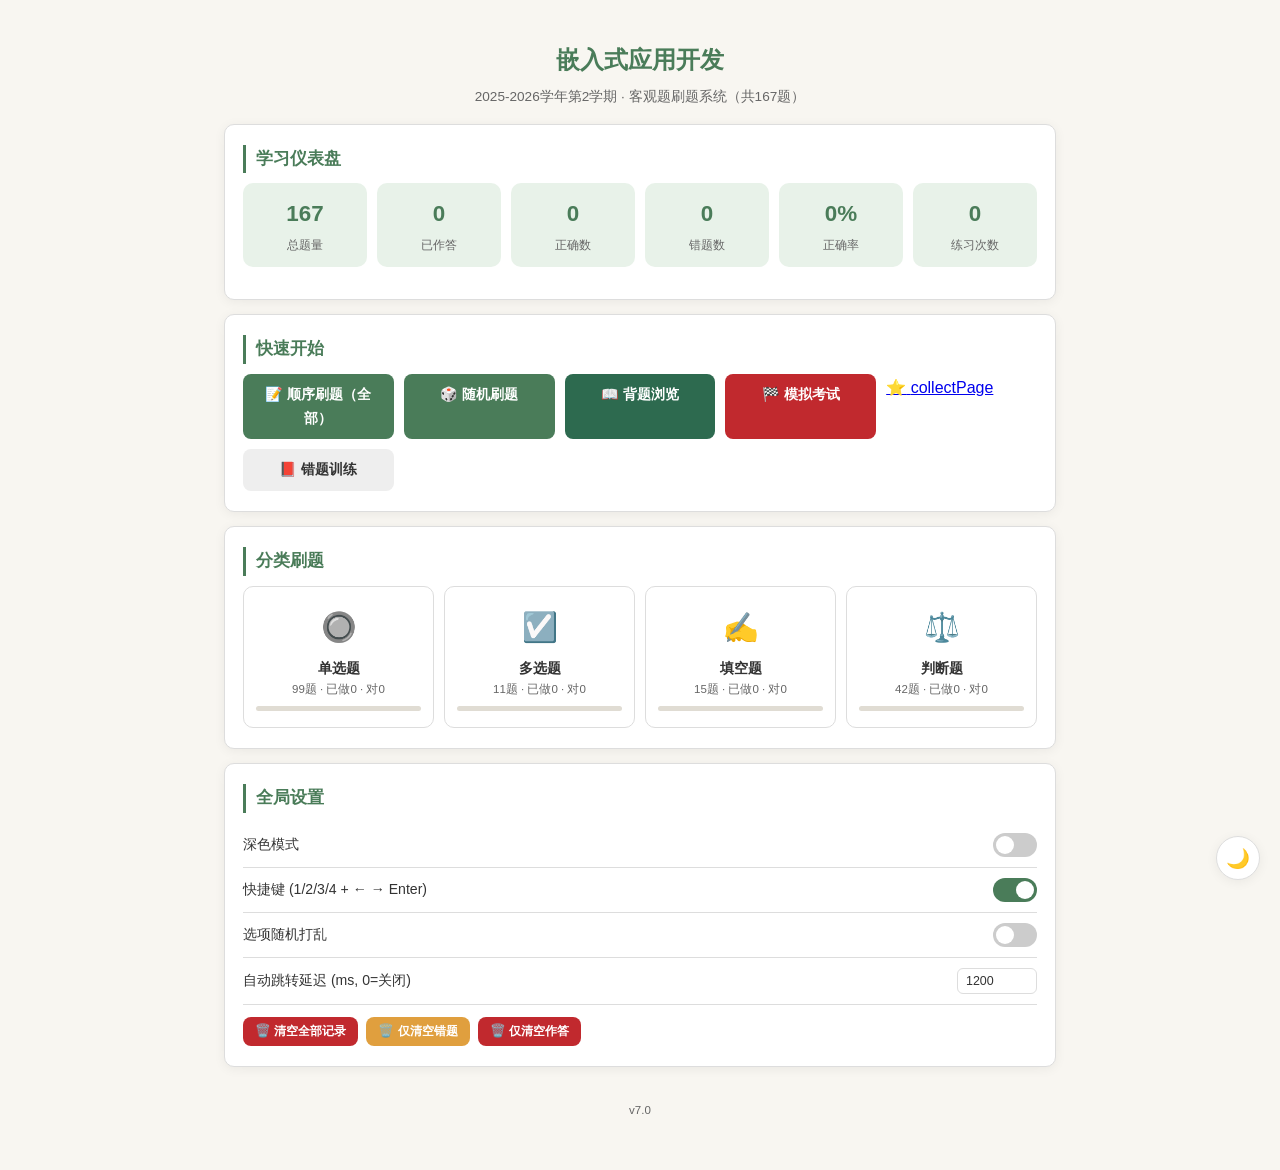
<file: index.html>
<!DOCTYPE html>
<html lang="zh-CN">
<head>
  <meta charset="UTF-8">
  <meta name="viewport" content="width=device-width, initial-scale=1.0">
  <title>嵌入式应用开发 · 刷题系统</title>
  <link rel="stylesheet" href="css/style.css">
</head>
<body>
  <div class="container">
    <header class="header">
      <h1 data-i18n="appTitle">📚 嵌入式应用开发</h1>
      <p class="subtitle" data-i18n="subtitle">2025-2026学年第2学期 · 客观题刷题系统（共167题）</p>
    </header>
    <!-- 统计仪表盘 v6.0（已移除正确率趋势图） -->
    <div class="card">
      <h2 data-i18n="dashboard">📊 学习仪表盘</h2>
      <div class="stat-grid" id="statGrid">
        <div class="stat-item"><div class="stat-num" id="stTotal">167</div><div class="stat-label" data-i18n="totalQuestions">总题量</div></div>
        <div class="stat-item"><div class="stat-num" id="stAnswered">0</div><div class="stat-label" data-i18n="answered">已作答</div></div>
        <div class="stat-item"><div class="stat-num" id="stCorrect">0</div><div class="stat-label" data-i18n="correctCount">正确数</div></div>
        <div class="stat-item"><div class="stat-num" id="stWrong">0</div><div class="stat-label" data-i18n="wrongCount">错题数</div></div>
        <div class="stat-item"><div class="stat-num" id="stAccuracy">0%</div><div class="stat-label" data-i18n="accuracy">正确率</div></div>
        <div class="stat-item"><div class="stat-num" id="stSessions">0</div><div class="stat-label" data-i18n="sessionCount">练习次数</div></div>
      </div>
    </div>
    <!-- 快速开始 -->
    <div class="card">
      <h2 data-i18n="quickStart">🚀 快速开始</h2>
      <div style="display:grid;grid-template-columns:repeat(auto-fit,minmax(130px,1fr));gap:10px;">
        <a href="exam.html?type=all" class="btn btn-primary btn-block">📝 <span data-i18n="sequentialAll">顺序刷题（全部）</span></a>
        <a href="exam.html?type=all&random=1" class="btn btn-primary btn-block">🎲 <span data-i18n="randomQuiz">随机刷题</span></a>
        <a href="exam.html?type=all&mode=review" class="btn btn-success btn-block">📖 <span data-i18n="reviewBrowse">背题浏览</span></a>
        <a href="exam.html?type=all&mode=exam" class="btn btn-danger btn-block">🏁 <span data-i18n="mockExam">模拟考试</span></a>
        <a href="collect.html" class="mode-card collect">
            <span class="mode-icon">⭐</span>
            <span class="mode-label" data-i18n="collectPage">📂 收藏夹</span>
          </a>
          <a href="wrong.html" class="btn btn-secondary btn-block">📕 <span data-i18n="wrongTraining">错题训练</span> <span id="wrongBadge" class="badge badge-danger" style="display:none;">0</span></a>
      </div>
    </div>
    <!-- 分类入口 -->
    <div class="card">
      <h2 data-i18n="categoryQuiz">📂 分类刷题</h2>
      <div class="type-grid" id="typeGrid"></div>
    </div>
    <!-- 全局设置 v6.0（已移除趋势图相关描述） -->
    <div class="card">
      <h2 data-i18n="settings">⚙️ 全局设置</h2>
      <div class="setting-row">
        <label data-i18n="darkMode">🌓 深色模式</label>
        <label class="toggle-sw"><input type="checkbox" id="darkSwitch" onchange="DarkMode.toggle()"><span class="toggle-slider"></span></label>
      </div>
      <div class="setting-row">
        <label data-i18n="hotkey">⌨️ 快捷键 (1/2/3/4 + ← → Enter)</label>
        <label class="toggle-sw"><input type="checkbox" id="hkSwitch" checked onchange="toggleHotkey(this.checked)"><span class="toggle-slider"></span></label>
      </div>
      <div class="setting-row">
        <label data-i18n="randomOptions">🔀 选项随机打乱</label>
        <label class="toggle-sw"><input type="checkbox" id="randomOptSwitch" onchange="toggleRandomOpt(this.checked)"><span class="toggle-slider"></span></label>
      </div>
      <div class="setting-row">
        <label data-i18n="autoJumpDelay">⏱️ 自动跳转延迟 (ms, 0=关闭)</label>
        <input type="number" class="inline-input" id="autoJumpDelay" value="1200" min="0" max="5000" step="100" onchange="updateAutoJump(this.value)" style="width:80px;">
      </div>
      <div class="btn-group mt-12">
        <button class="btn btn-danger btn-sm" onclick="confirmClear('all')">🗑️ <span data-i18n="clearAllRecords">清空全部记录</span></button>
        <button class="btn btn-warn btn-sm" onclick="confirmClear('wrong')">🗑️ <span data-i18n="clearWrongOnly">仅清空错题</span></button>
        <button class="btn btn-danger btn-sm" onclick="confirmClear('answers')">🗑️ <span data-i18n="clearAnswersOnly">仅清空作答</span></button>
      </div>
    </div>
    <footer class="footer"><p data-i18n="version">纯前端 · localStorage 持久化 · 零依赖 · GitHub Pages 部署 · v6.0</p></footer>
  </div>
  <!-- 确认弹窗 -->
  <div class="modal-overlay" id="confirmModal" style="display:none;">
    <div class="modal-box">
      <h3 id="confirmTitle" data-i18n="confirmTitle">确认操作</h3>
      <p id="confirmMsg"></p>
      <div class="modal-actions">
        <button class="btn btn-secondary btn-sm" onclick="closeModal()"><span data-i18n="cancel">取消</span></button>
        <button class="btn btn-danger btn-sm" id="confirmOk" onclick="execClear()"><span data-i18n="confirmClear">确认清除</span></button>
      </div>
    </div>
  </div>
  <script src="js/question.js"></script>
  <script src="js/storage.js"></script>
  <script src="js/i18n.js"></script>
  <script src="js/common.js"></script>
  <script src="js/darkmode.js"></script>
  <script>
    Storage.init();
    DarkMode.init();
    I18N.applyToDOM();
    // ========== 同步设置面板 v6.0 ==========
    (function() {
      const pref = Storage.getPref();
      document.getElementById('darkSwitch').checked = pref.darkMode || false;
      document.getElementById('hkSwitch').checked = pref.hotkeyEnabled !== false;
      document.getElementById('randomOptSwitch').checked = pref.randomOptions || false;
      document.getElementById('autoJumpDelay').value = pref.autoJumpDelay !== undefined ? pref.autoJumpDelay : 1200;
    })();
    // ========== 设置回调 ==========
    window.toggleHotkey = function(v) { Storage.setPref({ hotkeyEnabled: v }); };
    window.toggleRandomOpt = function(v) { Storage.setPref({ randomOptions: v }); };
    window.updateAutoJump = function(v) {
      Storage.setPref({ autoJumpDelay: parseInt(v) || 0 });
    };
    // ========== 确认弹窗 ==========
    let clearTarget = '';
    window.confirmClear = function(type) {
      clearTarget = type;
      const title = document.getElementById('confirmTitle');
      const msg = document.getElementById('confirmMsg');
      if (type === 'all') {
        title.textContent = '清空全部记录';
        msg.textContent = '⚠️ 确定要清空所有作答记录、错题本和统计数据吗？此操作不可恢复！';
      } else if (type === 'wrong') {
        title.textContent = '清空错题本';
        msg.textContent = '确定清空所有错题记录吗？作答记录保留。';
      } else if (type === 'answers') {
        title.textContent = '清空作答记录';
        msg.textContent = '确定清空全部作答记录吗？错题本保留。';
      }
      document.getElementById('confirmModal').style.display = 'flex';
    };
    window.closeModal = function() { document.getElementById('confirmModal').style.display = 'none'; };
    window.execClear = function() {
      if (clearTarget === 'all') {
        Storage.clearAllAnswers();
        Storage.clearAllWrong();
        Storage.clearProgress();
        localStorage.removeItem('eq_global_stats');
        localStorage.removeItem('eq_q_meta');
      } else if (clearTarget === 'wrong') {
        Storage.clearAllWrong();
      } else if (clearTarget === 'answers') {
        Storage.clearAllAnswers();
      }
      document.getElementById('confirmModal').style.display = 'none';
      location.reload();
    };
    // ========== 仪表盘渲染 v6.0（已移除趋势图） ==========
    (function renderDashboard() {
      let answered = 0, correct = 0;
      questionList.forEach(q => {
        const ans = Storage.getAnswer(q.id);
        if (ans) {
          answered++;
          if (Storage.checkCorrect(q.id, ans)) correct++;
        }
      });
      const wrongCount = Storage.getWrongList().length;
      document.getElementById('stTotal').textContent = questionList.length;
      document.getElementById('stAnswered').textContent = answered;
      document.getElementById('stCorrect').textContent = correct;
      document.getElementById('stWrong').textContent = answered - correct;
      document.getElementById('stAccuracy').textContent =
        answered > 0 ? (correct / answered * 100).toFixed(1) + '%' : '0%';
      const stats = Storage.getStats();
      document.getElementById('stSessions').textContent = stats.totalSessions || 0;
      // 错题徽章
      const wb = document.getElementById('wrongBadge');
      if (wrongCount > 0) { wb.style.display = 'inline-block'; wb.textContent = wrongCount; }
      else wb.style.display = 'none';
      // 题型入口
      const grid = document.getElementById('typeGrid');
      const types = ['radio', 'checkbox', 'fill', 'judge'];
      types.forEach(t => {
        const qs = questionList.filter(q => q.type === t);
        let ans = 0, corr = 0;
        qs.forEach(q => {
          const a = Storage.getAnswer(q.id);
          if (a) { ans++; if (Storage.checkCorrect(q.id, a)) corr++; }
        });
        const pct = qs.length > 0 ? Math.round((ans / qs.length) * 100) : 0;
        grid.innerHTML += `<a href="exam.html?type=${t}" class="type-card">
          <div class="type-icon">${App.getTypeIcon(t)}</div>
          <div class="type-name">${App.getTypeName(t)}</div>
          <div class="type-count">${qs.length}题 · 已做${ans} · 对${corr}</div>
          <div class="type-progress"><div class="fill-bar" style="width:${pct}%"></div></div></a>`;
      });
    })();
  </script>
</body>
</html>
</file>
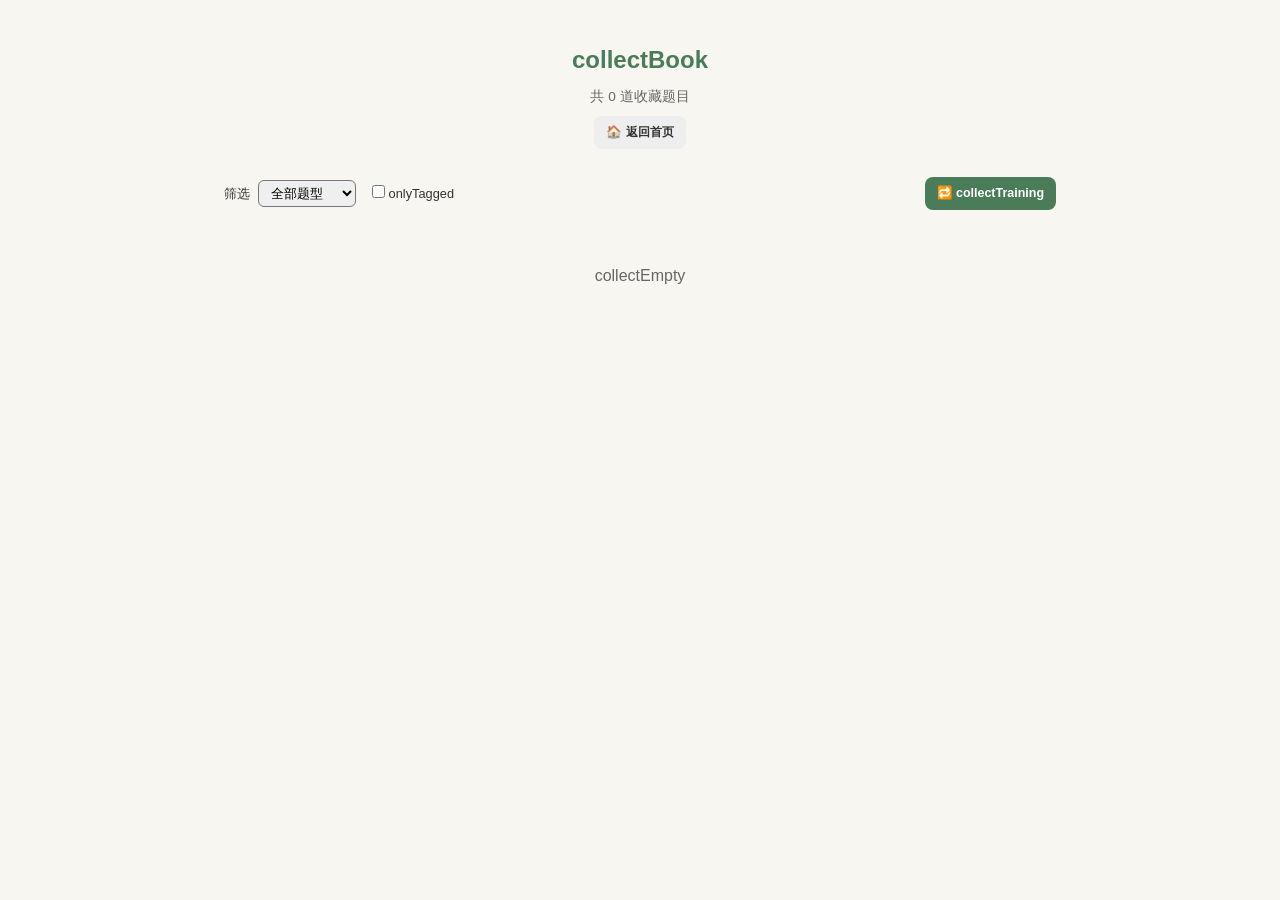
<file: collect.html>
<!DOCTYPE html>
<html lang="zh-CN">
<head>
  <meta charset="UTF-8">
  <meta name="viewport" content="width=device-width, initial-scale=1.0">
  <title>我的收藏 - 嵌入式应用开发</title>
  <link rel="stylesheet" href="css/style.css">
  <link rel="stylesheet" href="css/mobile.css">
</head>
<body>
  <div class="container">
    <header class="header">
      <h1 data-i18n="collectBook">⭐ 我的收藏</h1>
      <p class="subtitle" id="collectCount">共 0 道收藏题目</p>
      <a href="index.html" class="btn btn-secondary btn-sm" style="margin-top:8px;">🏠 返回首页</a>
    </header>
    <!-- 筛选栏 -->
    <div style="display:flex;flex-wrap:wrap;align-items:center;gap:8px;margin:12px 0;">
      <span style="font-size:.82rem;" data-i18n="filterByType">筛选：</span>
      <select id="filterTypeSelect" onchange="renderList()" style="padding:4px 8px;border-radius:6px;">
        <option value="all">全部题型</option>
        <option value="radio">📻 单选题</option>
        <option value="checkbox">✅ 多选题</option>
        <option value="fill">✏️ 填空题</option>
        <option value="judge">⚖️ 判断题</option>
      </select>
      <label style="margin-left:8px;font-size:.8rem;">
        <input type="checkbox" id="filterTagged" onchange="renderList()"> <span data-i18n="onlyTagged">仅标签</span>
      </label>
      <div style="flex:1;"></div>
      <a href="exam.html?type=all&mode=collect" class="btn btn-primary btn-sm" id="btnCollectTraining">🔁 <span data-i18n="collectTraining">收藏刷题</span></a>
    </div>
    <!-- 收藏列表 -->
    <ul class="wrong-list" id="collectList"></ul>
    <p style="text-align:center;color:var(--text2);padding:40px 0;" data-i18n="collectEmpty" id="collectEmpty">暂无收藏题目，去刷题页面点击⭐收藏吧！</p>
  </div>
  <script src="js/question.js"></script>
  <script src="js/i18n.js"></script>
  <script src="js/storage.js"></script>
  <script src="js/common.js"></script>
  <script src="js/renderer.js"></script>
  <script src="js/darkmode.js"></script>
  <script>
    Storage.init();
    I18N.applyToDOM();
    function getFilteredCollects() {
      const ft = document.getElementById('filterTypeSelect').value;
      const ftagged = document.getElementById('filterTagged').checked;
      let qs = questionList.filter(function(q) {
        var meta = Storage.getQuestionData(q.id);
        return meta && meta.collect === true;
      });
      if (ft !== 'all') qs = qs.filter(function(q) { return q.type === ft; });
      if (ftagged) qs = qs.filter(function(q) {
        var meta = Storage.getQuestionData(q.id);
        return meta && meta.tags && meta.tags.length > 0;
      });
      return qs;
    }
    function renderList() {
      var qs = getFilteredCollects();
      document.getElementById('collectCount').textContent = '共 ' + qs.length + ' 道收藏题目';
      var listEl = document.getElementById('collectList');
      var emptyEl = document.getElementById('collectEmpty');
      if (qs.length === 0) {
        listEl.innerHTML = '';
        emptyEl.style.display = 'block';
      } else {
        emptyEl.style.display = 'none';
        listEl.innerHTML = qs.map(function(q) {
          var meta = Storage.getQuestionData(q.id);
          var tagsHTML = (meta.tags || []).slice(0,3).map(function(t) { return '<span class="eq-tag">#'+Renderer._escHtml(t)+'</span>'; }).join('');
          return '<li class="wrong-item" onclick="openCollect('+q.id+')">' +
            '<span class="wi-id">⭐ #'+q.id+'</span>' +
            '<span class="wi-badge wrong-num">'+App.getTypeName(q.type)+'</span>' +
            '<span class="wi-title" style="white-space:pre-wrap">'+Renderer._escHtml(q.title).substring(0,80)+'</span>' +
            '<span class="wi-stats">'+tagsHTML+'</span>' +
            '</li>';
        }).join('');
      }
      var btn = document.getElementById('btnCollectTraining');
      if (btn) {
        var type = document.getElementById('filterTypeSelect').value;
        btn.href = 'exam.html?type='+encodeURIComponent(type)+'&mode=collect';
      }
    }
    window.openCollect = function(id) {
      window.location.href = 'exam.html?mode=collect#q'+id;
    };
    renderList();
  </script>
</body>
</html>
</file>
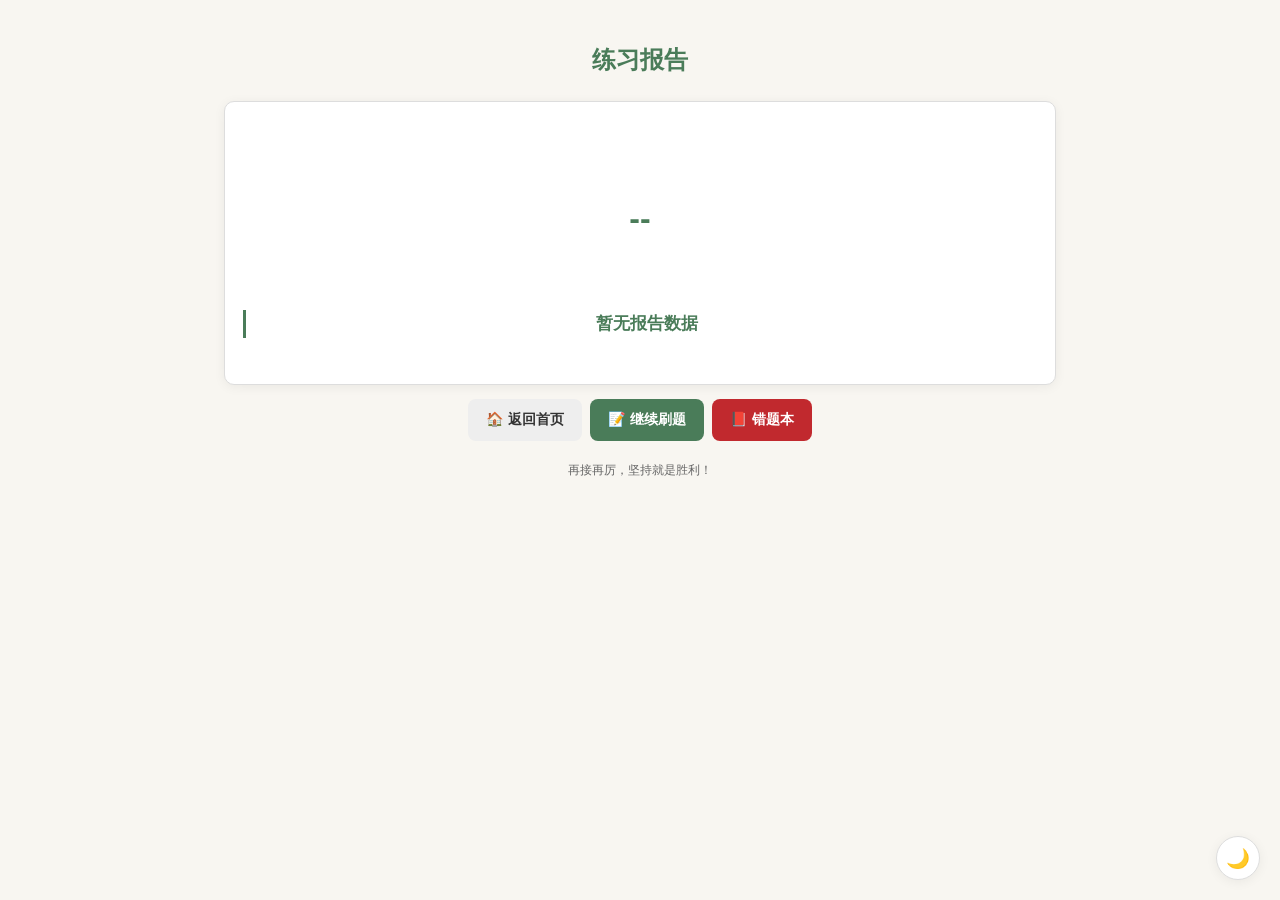
<file: report.html>
<!DOCTYPE html>
<html lang="zh-CN">
<head>
  <meta charset="UTF-8">
  <meta name="viewport" content="width=device-width, initial-scale=1.0">
  <title>练习报告 - 嵌入式应用开发</title>
  <link rel="stylesheet" href="css/style.css">
</head>
<body>
  <div class="container">
    <header class="header"><h1 data-i18n="reportTitle">📊 练习报告</h1><p class="subtitle" id="reportDate"></p></header>
    <div class="card">
      <!-- 环形得分图 -->
      <div class="report-hero">
        <div class="score-circle"><canvas id="scoreCanvas" width="140" height="140"></canvas><div class="score-value" id="scoreText">-</div></div>
        <h3 id="scoreLabel" data-i18n="reportScore">本次得分</h3>
      </div>
      <div class="report-stats" id="reportStats"></div>
    </div>
    <!-- 错题列表 -->
    <div class="card" id="wrongSummaryCard" style="display:none;">
      <h2 data-i18n="wrongSummary">❌ 错题汇总</h2>
      <div id="wrongSummary"></div>
    </div>
    <!-- 操作 -->
    <div class="btn-group mt-12" style="justify-content:center;">
      <a href="index.html" class="btn btn-secondary">🏠 <span data-i18n="backHome">返回首页</span></a>
      <a href="exam.html?type=all" class="btn btn-primary">📝 <span data-i18n="continueQuiz">继续刷题</span></a>
      <a href="wrong.html" class="btn btn-danger">📕 <span data-i18n="wrongBook">错题本</span></a>
    </div>
    <footer class="footer"><p data-i18n="keepGoing">再接再厉，坚持就是胜利！</p></footer>
  </div>
  <script src="js/question.js"></script>
  <script src="js/storage.js"></script>
  <script src="js/i18n.js"></script>
  <script src="js/common.js"></script>
  <script src="js/darkmode.js"></script>
  <script>
    Storage.init(); DarkMode.init();
    I18N.applyToDOM();
    (function() {
      const raw = localStorage.getItem('eq_last_report');
      if (!raw) {
        document.getElementById('scoreText').textContent = '--';
        document.getElementById('scoreLabel').textContent = I18N.t('noReportData');
        return;
      }
      const data = JSON.parse(raw);
      document.getElementById('reportDate').textContent = I18N.t('date') + ': ' + (data.date || I18N.t('unknown'));
      document.getElementById('scoreText').textContent = data.accuracy + '%';
      document.getElementById('scoreLabel').textContent = data.mode === 'exam' ? I18N.t('examScore') : I18N.t('reportScore');
      const canvas = document.getElementById('scoreCanvas');
      App.drawScoreRing(canvas, data.correct, data.total);
      document.getElementById('reportStats').innerHTML = `
        <div class="stat-item"><div class="stat-num">${data.total}</div><div class="stat-label">${I18N.t('totalQ')}</div></div>
        <div class="stat-item"><div class="stat-num" style="color:var(--success);">${data.correct}</div><div class="stat-label">${I18N.t('correct')}</div></div>
        <div class="stat-item"><div class="stat-num" style="color:var(--danger);">${data.wrong}</div><div class="stat-label">${I18N.t('wrong')}</div></div>
        <div class="stat-item"><div class="stat-num">${data.unanswered || 0}</div><div class="stat-label">${I18N.t('unanswered')}</div></div>
        <div class="stat-item"><div class="stat-num">${data.accuracy}%</div><div class="stat-label">${I18N.t('accuracy')}</div></div>
        <div class="stat-item"><div class="stat-num">${data.elapsed ? Math.floor(data.elapsed/60)+'m'+data.elapsed%60+'s' : '--'}</div><div class="stat-label">${I18N.t('elapsed')}</div></div>
      `;
      if (data.qIds && data.answers && data.wrong > 0) {
        const card = document.getElementById('wrongSummaryCard');
        card.style.display = 'block';
        const wrongList = [];
        data.qIds.forEach(id => {
          const ua = data.answers[id] || '';
          if (ua && !Storage.checkCorrect(id, ua)) {
            const q = questionList.find(qq => qq.id === id);
            if (q) wrongList.push({q, ua});
          }
        });
        document.getElementById('wrongSummary').innerHTML = wrongList.map(w => `
          <div class="wrong-brief">
            <span class="badge badge-danger">#${w.q.id}</span>
            <strong>${w.q.title}</strong><br>
            <span style="font-size:.72rem;">✅ ${App.formatAnswer(w.q)}</span><br>
            <span style="font-size:.72rem;color:var(--danger);">❌ ${I18N.t('yourAns')}: ${w.ua}</span>
          </div>
        `).join('');
      }
    })();
  </script>
<script>
    // Mode-aware navigation
    (function() {
      const raw = localStorage.getItem('eq_last_report');
      if (!raw) return;
      try {
        const data = JSON.parse(raw);
        if (data._pageMode === 'wrong') {
          const btn = document.getElementById('backToWrongBtn');
          if (btn) { btn.style.display = 'inline-block'; btn.href = 'wrong.html'; }
        } else if (data._pageMode === 'collect') {
          const btn = document.getElementById('backToCollectBtn');
          if (btn) { btn.style.display = 'inline-block'; btn.href = 'collect.html'; }
        }
      } catch(e) {}
    })();
  </script>
</body>
</html>
</file>
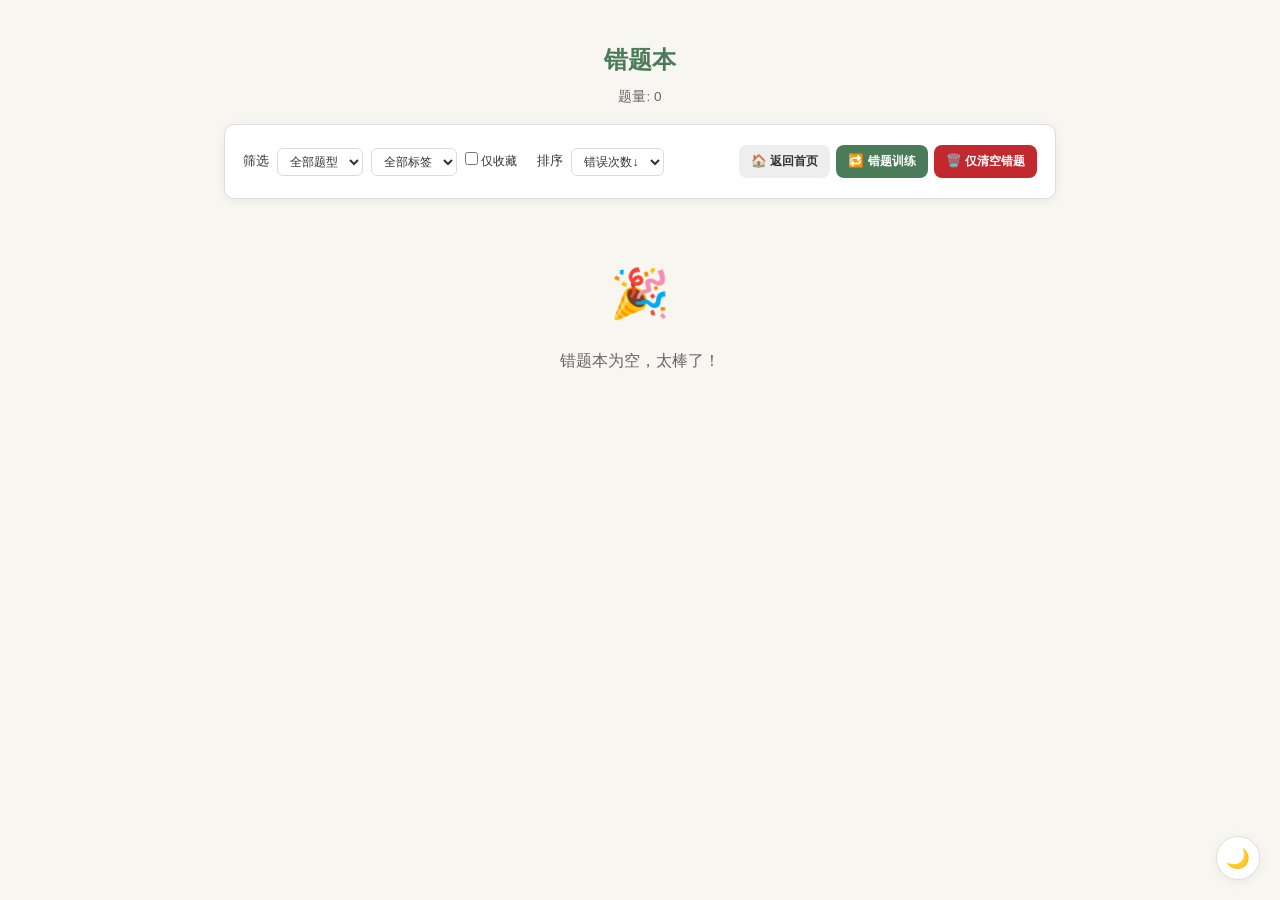
<file: wrong.html>
<!DOCTYPE html>
<html lang="zh-CN">
<head>
  <meta charset="UTF-8">
  <meta name="viewport" content="width=device-width, initial-scale=1.0">
  <title>错题本 - 嵌入式应用开发</title>
  <link rel="stylesheet" href="css/style.css">
</head>
<body>
  <div class="container">
    <header class="header">
      <h1 data-i18n="wrongBook">📕 错题本</h1>
      <p class="subtitle" id="wrongCount" data-i18n="wrongBookEmpty">共 0 道错题</p>
    </header>

    <!-- 筛选 + 排序 + 操作 -->
    <div class="card">
      <div class="flex-wrap">
        <span style="font-size:.82rem;" data-i18n="filterByType">筛选：</span>
        <select id="filterTypeSelect" onchange="renderList()"
                style="padding:5px 8px;border:1px solid var(--border);border-radius:6px;background:var(--card);color:var(--text);font-size:.78rem;">
          <option value="all" data-i18n="allTypes">全部题型</option>
          <option value="radio">单选题</option>
          <option value="checkbox">多选题</option>
          <option value="fill">填空题</option>
          <option value="judge">判断题</option>
        </select>
        <select id="filterTagSelect" onchange="renderList()"
                style="padding:5px 8px;border:1px solid var(--border);border-radius:6px;background:var(--card);color:var(--text);font-size:.78rem;">
          <option value="all" data-i18n="allTags">全部标签</option>
        </select>
        <label style="font-size:.78rem;">
          <input type="checkbox" id="filterCollect" onchange="renderList()"> <span data-i18n="onlyCollect">仅收藏</span>
        </label>

        <span style="font-size:.82rem;margin-left:12px;" data-i18n="sortBy">排序：</span>
        <select id="sortBy" onchange="renderList()"
                style="padding:5px 8px;border:1px solid var(--border);border-radius:6px;background:var(--card);color:var(--text);font-size:.78rem;">
          <option value="count_desc" data-i18n="wrongCountDesc">错误次数↓</option>
          <option value="count_asc" data-i18n="wrongCountAsc">错误次数↑</option>
          <option value="rate_desc" data-i18n="wrongRateDesc">错误率↓</option>
          <option value="rate_asc" data-i18n="wrongRateAsc">错误率↑</option>
          <option value="time_desc" data-i18n="timeDesc">最近错误↓</option>
          <option value="time_asc" data-i18n="timeAsc">最近错误↑</option>
        </select>

        <div style="margin-left:auto;display:flex;gap:6px;">
          <a href="index.html" class="btn btn-secondary btn-sm">🏠 <span data-i18n="backHome">首页</span></a>
          <a href="exam.html?type=all" class="btn btn-primary btn-sm" id="btnWrongTraining">🔁 <span data-i18n="wrongTraining">错题训练</span></a>
          <button class="btn btn-danger btn-sm" onclick="confirmClearWrong()">🗑️ <span data-i18n="clearWrongOnly">清空错题本</span></button>
        </div>
      </div>
    </div>

    <!-- 错题列表 -->
    <ul class="wrong-list" id="wrongList"></ul>
    <div class="empty" id="emptyState" style="display:none;">
      <div class="empty-icon">🎉</div>
      <p data-i18n="wrongBookEmpty">错题本为空，太棒了！</p>
    </div>

    <!-- 单题详情弹窗 -->
    <div class="modal-overlay" id="detailModal" style="display:none;">
      <div class="modal-box" style="max-width:560px;max-height:82vh;overflow-y:auto;">
        <h3 id="detailTitle" data-i18n="wrongDetail">错题详情</h3>
        <div id="detailContent"></div>
        <div class="modal-actions mt-8">
          <button class="btn btn-secondary btn-sm" onclick="closeDetail()"><span data-i18n="cancel">关闭</span></button>
          <button class="btn btn-primary btn-sm" id="detailRedoBtn">🔁 <span data-i18n="redoQuestion">重做此题</span></button>
        </div>
      </div>
    </div>
  </div>

  <!-- 确认弹窗 -->
  <div class="modal-overlay" id="confirmModal" style="display:none;">
    <div class="modal-box">
      <h3 data-i18n="confirmClear">确认清空</h3>
      <p data-i18n="confirmClearWrong">确定清空所有错题记录吗？此操作不可恢复。</p>
      <div class="modal-actions">
        <button class="btn btn-secondary btn-sm" onclick="closeConfirm()"><span data-i18n="cancel">取消</span></button>
        <button class="btn btn-danger btn-sm" onclick="execClearWrong()"><span data-i18n="confirm">确认</span></button>
      </div>
    </div>
  </div>

  <script src="js/question.js"></script>
  <script src="js/storage.js"></script>
  <script src="js/i18n.js"></script>
  <script src="js/common.js"></script>
  <script src="js/darkmode.js"></script>
  <script>
    Storage.init();
    DarkMode.init();
    I18N.applyToDOM();

    /* ========== 初始化标签下拉 ========== */
    (function() {
      const sel = document.getElementById('filterTagSelect');
      Storage.getTags().forEach(t => {
        sel.innerHTML += `<option value="${t}">${t}</option>`;
      });
    })();

    /* ========== 筛选+排序 ========== */
    function getFilteredWrongs() {
      let ids = Storage.getWrongList();
      const ft = document.getElementById('filterTypeSelect').value;
      const ftag = document.getElementById('filterTagSelect').value;
      const fcol = document.getElementById('filterCollect').checked;

      let qs = ids.map(id => questionList.find(q => q.id === id)).filter(Boolean);

      // 题型筛选
      if (ft !== 'all') qs = qs.filter(q => q.type === ft);

      // 标签筛选
      if (ftag !== 'all') {
        qs = qs.filter(q => {
          const meta = Storage.getQuestionData(q.id);
          return meta.tags && meta.tags.includes(ftag);
        });
      }

      // 收藏筛选
      if (fcol) {
        qs = qs.filter(q => {
          const meta = Storage.getQuestionData(q.id);
          return meta.collect;
        });
      }

      // 排序（基于错误次数/错误率/时间）
      const sortBy = document.getElementById('sortBy').value;
      const detail = Storage.getWrongDetail();
      qs.sort((a, b) => {
        const da = detail[a.id] || { wrongCount:0, wrongRate:0, lastWrongTime:0 };
        const db = detail[b.id] || { wrongCount:0, wrongRate:0, lastWrongTime:0 };
        switch (sortBy) {
          case 'count_desc': return db.wrongCount - da.wrongCount;
          case 'count_asc':  return da.wrongCount - db.wrongCount;
          case 'rate_desc':  return db.wrongRate - da.wrongRate;
          case 'rate_asc':   return da.wrongRate - db.wrongRate;
          case 'time_desc':  return (db.lastWrongTime||0) - (da.lastWrongTime||0);
          case 'time_asc':   return (da.lastWrongTime||0) - (db.lastWrongTime||0);
          default: return db.wrongCount - da.wrongCount;
        }
      });
      return qs;
    }

    /* ========== 列表渲染 ========== */
    function renderList() {
      const qs = getFilteredWrongs();
      document.getElementById('wrongCount').textContent = I18N.t('questionCount') + ': ' + qs.length;
      const listEl = document.getElementById('wrongList');
      const emptyEl = document.getElementById('emptyState');

      if (qs.length === 0) {
        listEl.innerHTML = '';
        emptyEl.style.display = 'block';
        return;
      }
      emptyEl.style.display = 'none';

      const detail = Storage.getWrongDetail();
      listEl.innerHTML = qs.map(q => {
        const d = detail[q.id] || { wrongCount:0, wrongRate:0, totalAttempts:0 };
        const meta = Storage.getQuestionData(q.id);
        const tagsHTML = (meta.tags && meta.tags.length > 0)
          ? meta.tags.map(t => `<span class="badge badge-primary" style="margin:0 2px;font-size:.62rem;">${t}</span>`).join('')
          : '';
        const collectIcon = meta.collect ? '⭐' : '';
        return `<li class="wrong-item" onclick="openDetail(${q.id})">
          <span class="wi-id">#${q.id}${collectIcon}</span>
          <span class="wi-badge wrong-num">${App.getTypeName(q.type)}</span>
          <span class="wi-title">${q.title}</span>
          <span class="wi-tags">${tagsHTML}</span>
          <span class="wi-stats">错${d.wrongCount}次 · 共${d.totalAttempts||0}次 · ${d.wrongRate ? (d.wrongRate*100).toFixed(0)+'%' : '0%'}</span>
          <span style="font-size:.72rem;">▶</span>
        </li>`;
      }).join('');
    }

    /* ========== 详情弹窗 ========== */
    let detailQid = null;
    window.openDetail = function(id) {
      detailQid = id;
      const q = questionList.find(qq => qq.id === id);
      if (!q) return;

      document.getElementById('detailTitle').textContent =
        '#' + id + ' ' + App.getTypeName(q.type);

      const detail = Storage.getWrongDetail();
      const d = detail[id] || { totalAttempts:0, wrongCount:0, wrongRate:0 };
      const optStats = Storage.getOptionStats(id);
      const meta = Storage.getQuestionData(id);

      // 选项统计
      let optHTML = '';
      if (q.options && q.options.length > 0) {
        const labels = ['A','B','C','D'];
        optHTML = '<p style="margin-top:8px;font-weight:600;">📊 ' + I18N.t('optionStats') + ':</p>';
        q.options.forEach((o, i) => {
          const cnt = optStats[labels[i]] || 0;
          optHTML += `<div style="display:flex;justify-content:space-between;padding:4px 0;border-bottom:1px solid var(--border);">
            <span>${labels[i]}. ${o}</span>
            <span class="badge badge-primary">${cnt}次</span>
          </div>`;
        });
      }

      // 标签
      const tagsHTML = (meta.tags && meta.tags.length > 0)
        ? meta.tags.map(t => `<span class="badge badge-primary">${t}</span>`).join(' ')
        : '<span style="color:var(--text2);">' + I18N.t('none') + '</span>';

      document.getElementById('detailContent').innerHTML = `
        <p><strong>📝 题目：</strong>${q.title}</p>
        <p><strong>✅ 参考答案：</strong>${App.formatAnswer(q)}</p>
        <p><strong>📈 总作答：</strong>${d.totalAttempts||0}次 &nbsp;|&nbsp;
           <strong>❌ 错误：</strong>${d.wrongCount||0}次 &nbsp;|&nbsp;
           <strong>📉 错误率：</strong>${d.wrongRate ? (d.wrongRate*100).toFixed(1)+'%' : '0%'}</p>
        <p><strong>🏷️ 标签：</strong>${tagsHTML} &nbsp; ${meta.collect?'⭐ 已收藏':''}</p>
        <p><strong>📝 笔记：</strong>${meta.note || '<span style="color:var(--text2);">暂无</span>'}</p>
        ${optHTML}`;

      document.getElementById('detailRedoBtn').onclick = function() {
        closeDetail();
        window.location.href = 'exam.html?type=all&mode=wrong';
      };

      document.getElementById('detailModal').style.display = 'flex';
    };

    window.closeDetail = function() {
      document.getElementById('detailModal').style.display = 'none';
    };

    /* ========== 确认弹窗 ========== */
    window.confirmClearWrong = function() {
      document.getElementById('confirmModal').style.display = 'flex';
    };
    window.closeConfirm = function() {
      document.getElementById('confirmModal').style.display = 'none';
    };
    window.execClearWrong = function() {
      Storage.clearAllWrong();
      document.getElementById('confirmModal').style.display = 'none';
      renderList();
    };

    /* ========== 初始渲染 ========== */
    renderList();
  </script>
<script>
  // 动态设置错题训练链接带上 mode=wrong
  (function() {
    const btn = document.getElementById('btnWrongTraining');
    if (btn) {
      const type = document.getElementById('filterTypeSelect')?.value || 'all';
      btn.href = 'exam.html?type=' + encodeURIComponent(type) + '&mode=wrong';
      // 当筛选器变化时更新链接
      const sel = document.getElementById('filterTypeSelect');
      if (sel) sel.addEventListener('change', function() {
        btn.href = 'exam.html?type=' + encodeURIComponent(this.value) + '&mode=wrong';
      });
    }
  })();
</script>
</body>
</html>
</file>
<file: css/style.css>
/* ============================================
   embed-quiz v7.0 - 完整样式表
   浅色主题 + 深色主题 + 响应式 + eq- 前缀隔离
   避免与宿主页面样式/事件冲突
   ============================================ */
:root {
  --bg: #f8f6f1; --card: #ffffff; --text: #333333; --text2: #666666;
  --primary: #4a7c59; --primary-light: #e8f2e9; --primary-dark: #3a6647;
  --success: #2d6a4f; --success-bg: #d8f3dc; --success-border: #95d5b2;
  --danger: #c1292e; --danger-bg: #ffe5e5; --danger-border: #f5a3a3;
  --warn: #e09f3e; --warn-bg: #fff3cd; --border: #ddd; --shadow: 0 2px 12px rgba(0,0,0,0.06);
  --radius: 10px; --font: 'Segoe UI','PingFang SC','Microsoft YaHei',sans-serif;
  --mono: 'Cascadia Code','Consolas',monospace; --max-w: 860px;
  --toolbar-bg: #fff; --btn-bg: #eee; --btn-hover: #ddd;
}
body.dark {
  --bg: #1a1a2e; --card: #252547; --text: #e0e0e0; --text2: #999;
  --primary: #6abf8a; --primary-light: #1e3a2f; --primary-dark: #5aaf7a;
  --success: #52b788; --success-bg: #1b3a2b; --success-border: #2d6a4f;
  --danger: #f87171; --danger-bg: #3b1e1e; --danger-border: #7f1d1d;
  --warn: #fbbf24; --warn-bg: #3b2e0a; --border: #3a3a5c; --shadow: 0 2px 12px rgba(0,0,0,0.3);
  --toolbar-bg: #252547; --btn-bg: #333355; --btn-hover: #444466;
}
/* ====== reset ====== */
*,*::before,*::after{box-sizing:border-box;margin:0;padding:0}
html{font-size:16px;scroll-behavior:smooth}
body{font-family:var(--font);background:var(--bg);color:var(--text);line-height:1.7;min-height:100vh;transition:background .3s,color .3s}
.eq-container{max-width:var(--max-w);margin:0 auto;padding:16px 14px 40px}
/* ====== header ====== */
.eq-header{text-align:center;padding:24px 12px 16px}
.eq-header h1{font-size:1.5rem;font-weight:700;color:var(--primary);margin-bottom:4px}
.eq-subtitle{font-size:.85rem;color:var(--text2)}
/* ====== card ====== */
.eq-card{background:var(--card);border:1px solid var(--border);border-radius:var(--radius);box-shadow:var(--shadow);padding:20px 18px;margin-bottom:14px;transition:background .3s,border-color .3s}
.eq-card h2,.eq-card h3{font-size:1.05rem;margin-bottom:10px;color:var(--primary);border-left:3px solid var(--primary);padding-left:10px}
/* ====== buttons ====== */
.eq-btn{display:inline-block;padding:9px 18px;border:none;border-radius:8px;font-size:.88rem;font-weight:600;cursor:pointer;text-decoration:none;text-align:center;transition:all .15s;font-family:var(--font)}
.eq-btn-primary{background:var(--primary);color:#fff}.eq-btn-primary:hover{opacity:.85}
.eq-btn-secondary{background:var(--btn-bg);color:var(--text)}.eq-btn-secondary:hover{background:var(--btn-hover)}
.eq-btn-danger{background:var(--danger);color:#fff}.eq-btn-danger:hover{opacity:.85}
.eq-btn-warn{background:#e09f3e;color:#fff}.eq-btn-warn:hover{opacity:.85}
.eq-btn-success{background:var(--success);color:#fff}.eq-btn-success:hover{opacity:.85}
.eq-btn-sm{padding:6px 12px;font-size:.78rem}.eq-btn-block{display:block;width:100%}
.eq-btn-group{display:flex;flex-wrap:wrap;gap:8px}
/* ====== stats grid ====== */
.eq-stat-grid{display:grid;grid-template-columns:repeat(auto-fit,minmax(90px,1fr));gap:10px;margin-bottom:12px}
.eq-stat-item{text-align:center;padding:12px 6px;background:var(--primary-light);border-radius:var(--radius)}
.eq-stat-num{font-size:1.4rem;font-weight:700;color:var(--primary)}
.eq-stat-label{font-size:.72rem;color:var(--text2);margin-top:2px}
/* ====== type cards ====== */
.eq-type-grid{display:grid;grid-template-columns:repeat(auto-fit,minmax(130px,1fr));gap:10px}
.eq-type-card{display:block;background:var(--card);border:1px solid var(--border);border-radius:var(--radius);padding:16px 12px;text-align:center;text-decoration:none;color:var(--text);transition:transform .15s,box-shadow .15s}
.eq-type-card:hover{transform:translateY(-2px);box-shadow:0 4px 16px rgba(0,0,0,.1)}
.eq-type-icon{font-size:1.8rem;margin-bottom:4px}
.eq-type-name{font-weight:600;font-size:.9rem}
.eq-type-count{font-size:.72rem;color:var(--text2)}
.eq-type-progress{height:5px;background:#e0dcd3;border-radius:3px;overflow:hidden;margin-top:6px}
.eq-type-progress .eq-fill-bar{height:100%;background:var(--primary);border-radius:3px;transition:width .3s}
/* ====== toolbar ====== */
.eq-toolbar{display:flex;flex-wrap:wrap;gap:8px;align-items:center;padding:10px 0;border-bottom:1px solid var(--border);margin-bottom:12px;background:var(--toolbar-bg);position:sticky;top:0;z-index:100}
.eq-toolbar .eq-filter-group{display:flex;gap:4px;flex-wrap:wrap}
.eq-toolbar .eq-tool-actions{margin-left:auto;display:flex;gap:8px;align-items:center;flex-wrap:wrap}
/* ====== filter / type / mode buttons ====== */
.eq-type-btn,.eq-mode-tab{padding:5px 12px;border:1px solid var(--border);border-radius:18px;background:var(--card);font-size:.78rem;cursor:pointer;white-space:nowrap;color:var(--text);transition:all .15s}
.eq-type-btn.active,.eq-mode-tab.active{background:var(--primary);color:#fff;border-color:var(--primary)}
/* ====== progress bar ====== */
.eq-progress-bar{width:100%;height:8px;background:#e0dcd3;border-radius:4px;overflow:hidden;margin-bottom:8px}
.eq-progress-bar .eq-progress-fill{height:100%;background:var(--primary);border-radius:4px;transition:width .3s}
.eq-progress-text{font-size:.8rem;color:var(--text2);margin-bottom:8px;display:flex;justify-content:space-between}
/* ====== question card ====== */
.eq-q-card{background:var(--card);border:2px solid var(--border);border-radius:var(--radius);box-shadow:var(--shadow);padding:20px 18px;margin-bottom:12px;min-height:180px;transition:border-color .2s}
.eq-q-card.eq-correct{border-color:var(--success);background:var(--success-bg)}
.eq-q-card.eq-wrong{border-color:var(--danger);background:var(--danger-bg)}
.eq-q-header{display:flex;justify-content:space-between;align-items:center;margin-bottom:10px}
.eq-q-badge{font-size:.72rem;background:var(--primary-light);color:var(--primary);padding:2px 10px;border-radius:10px;font-weight:600}
.eq-q-id{font-size:.8rem;color:var(--text2)}
.eq-q-index{font-weight:600;color:var(--primary);margin-right:8px}
.eq-q-type{font-size:.75rem;background:var(--btn-bg);padding:2px 8px;border-radius:10px;margin-right:6px}
.eq-q-text{font-size:.98rem;font-weight:500;line-height:1.7;word-break:break-word;white-space:pre-wrap}
.eq-q-title{font-size:.98rem;font-weight:500;margin-bottom:10px;line-height:1.7;word-break:break-word;white-space:pre-wrap}
.eq-q-img-wrap{text-align:center;margin-bottom:10px}
.eq-q-img-wrap img{max-width:100%;max-height:350px;border-radius:6px;border:1px solid var(--border)}
/* ====== options list (eq- prefixed) ====== */
.eq-options-list{list-style:none;display:flex;flex-direction:column;gap:7px;margin-bottom:12px}
.eq-opt-item{display:flex;align-items:flex-start;gap:10px;padding:10px 14px;border:1px solid var(--border);border-radius:8px;cursor:pointer;transition:all .15s;background:var(--card)}
.eq-opt-item:hover{background:var(--btn-bg)}
.eq-opt-item.eq-selected{background:var(--primary-light);border-color:var(--primary)}
.eq-opt-item.eq-correct-opt{background:var(--success-bg);border-color:var(--success)}
.eq-opt-item.eq-wrong-opt{background:var(--danger-bg);border-color:var(--danger)}
.eq-opt-letter{font-weight:700;min-width:22px;color:var(--primary);font-size:.9rem}
.eq-opt-text{flex:1;word-break:break-word;font-size:.9rem}
/* ====== fill area ====== */
.eq-fill-area textarea{width:100%;min-height:72px;padding:10px;border:1px solid var(--border);border-radius:8px;font-family:var(--font);font-size:.9rem;resize:vertical;background:var(--card);color:var(--text)}
.eq-fill-area textarea:focus{outline:none;border-color:var(--primary)}
.eq-fill-hint{font-size:.72rem;color:var(--text2);margin-top:3px}
/* ====== judge buttons ====== */
.eq-judge-actions{display:flex;gap:10px;margin-bottom:12px}
.eq-judge-btn{flex:1;padding:11px;border:2px solid var(--border);border-radius:8px;font-size:.95rem;font-weight:600;cursor:pointer;background:var(--card);color:var(--text);transition:all .15s}
.eq-judge-btn:hover{background:var(--btn-bg)}
.eq-judge-btn.eq-sel-right{border-color:var(--success);background:var(--success-bg);color:var(--success)}
.eq-judge-btn.eq-sel-wrong{border-color:var(--danger);background:var(--danger-bg);color:var(--danger)}
/* ====== answer box ====== */
.eq-answer-box{margin-top:10px;padding:12px 14px;background:var(--primary-light);border-radius:8px;border-left:3px solid var(--primary);font-size:.85rem}
.eq-answer-box .eq-ref{font-weight:600;color:var(--primary)}
.eq-answer-box .eq-user{color:var(--text2)}
/* ====== note & tags ====== */
.eq-note-area{margin-top:10px}
.eq-note-area textarea{width:100%;min-height:50px;padding:8px;border:1px solid var(--border);border-radius:6px;font-size:.82rem;resize:vertical;background:var(--card);color:var(--text);font-family:var(--font)}
.eq-note-area textarea:focus{outline:none;border-color:var(--primary)}
.eq-tag-area{display:flex;flex-wrap:wrap;gap:6px;margin-top:8px;align-items:center}
.eq-tag{display:inline-block;padding:3px 10px;border-radius:12px;font-size:.72rem;cursor:pointer;border:1px solid var(--border);background:var(--btn-bg);color:var(--text);transition:all .15s}
.eq-tag.eq-tag-active{background:var(--primary);color:#fff;border-color:var(--primary)}
.eq-tag.eq-tag-add{border-style:dashed;background:none;color:var(--text2)}
.eq-tag.eq-tag-star{background:var(--warn-bg);border-color:var(--warn);color:var(--warn)}
/* ====== answer sheet ====== */
.eq-sheet-grid{display:flex;flex-wrap:wrap;gap:4px;margin-bottom:10px}
.eq-sheet-item{width:32px;height:32px;display:flex;align-items:center;justify-content:center;border-radius:6px;font-size:.7rem;font-weight:600;cursor:pointer;border:1px solid var(--border);transition:all .15s;color:var(--text);background:var(--card)}
.eq-sheet-item:hover{transform:scale(1.1)}
.eq-sheet-item.eq-done-correct{background:var(--success-bg);border-color:var(--success);color:var(--success)}
.eq-sheet-item.eq-done-wrong{background:var(--danger-bg);border-color:var(--danger);color:var(--danger)}
.eq-sheet-item.eq-current{border-width:2px;border-color:var(--primary);box-shadow:0 0 0 2px var(--primary-light)}
/* ====== nav row ====== */
.eq-nav-row{display:flex;gap:8px;flex-wrap:wrap;align-items:center;margin-top:8px}
.eq-nav-info{margin-left:auto;font-size:.8rem;color:var(--text2)}
/* ====== modal ====== */
.eq-modal-overlay{position:fixed;top:0;left:0;right:0;bottom:0;background:rgba(0,0,0,.4);z-index:999;display:flex;align-items:center;justify-content:center}
.eq-modal-box{background:var(--card);border-radius:var(--radius);padding:24px;max-width:420px;width:90%;box-shadow:0 8px 30px rgba(0,0,0,.2);color:var(--text)}
.eq-modal-box h3{margin-bottom:12px;border:none;padding:0;font-size:1.1rem}
.eq-modal-box p{margin-bottom:14px;font-size:.88rem;color:var(--text2)}
.eq-modal-actions{display:flex;gap:10px;justify-content:flex-end}
/* ====== toggle switch ====== */
.eq-toggle-sw{position:relative;display:inline-block;width:44px;height:24px}
.eq-toggle-sw input{opacity:0;width:0;height:0}
.eq-toggle-slider{position:absolute;cursor:pointer;top:0;left:0;right:0;bottom:0;background:#ccc;border-radius:24px;transition:.3s}
.eq-toggle-slider:before{content:"";position:absolute;height:18px;width:18px;left:3px;bottom:3px;background:#fff;border-radius:50%;transition:.3s}
input:checked+.eq-toggle-slider{background:var(--primary)}
input:checked+.eq-toggle-slider:before{transform:translateX(20px)}
/* ====== setting row ====== */
.eq-setting-row{display:flex;justify-content:space-between;align-items:center;padding:10px 0;border-bottom:1px solid var(--border);flex-wrap:wrap;gap:6px}
.eq-setting-row label{font-size:.88rem;font-weight:500}
/* ====== dark mode toggle button ====== */
.eq-dark-toggle{position:fixed;bottom:20px;right:20px;z-index:998;width:44px;height:44px;border-radius:50%;border:1px solid var(--border);background:var(--card);font-size:1.2rem;cursor:pointer;box-shadow:var(--shadow);transition:all .2s;display:flex;align-items:center;justify-content:center}
.eq-dark-toggle:hover{transform:scale(1.1)}
/* ====== wrong list ====== */
.eq-wrong-list{list-style:none}
.eq-wrong-item{display:flex;align-items:center;gap:8px;padding:10px 12px;border-bottom:1px solid var(--border);cursor:pointer;transition:background .15s;flex-wrap:wrap}
.eq-wrong-item:hover{background:var(--btn-bg)}
.eq-wi-id{font-weight:700;font-size:.85rem;min-width:36px;color:var(--primary)}
.eq-wi-badge{font-size:.68rem;padding:1px 8px;border-radius:10px;white-space:nowrap}
.eq-wi-badge.eq-wi-badge-wrong{background:var(--danger-bg);color:var(--danger)}
.eq-wi-title{flex:1;font-size:.82rem;overflow:hidden;text-overflow:ellipsis;white-space:nowrap;min-width:0}
.eq-wi-stats{font-size:.7rem;color:var(--text2);white-space:nowrap}
.eq-wi-tags{display:flex;gap:2px;flex-wrap:wrap}
/* ====== wrong brief ====== */
.eq-wrong-brief{padding:8px 0;border-bottom:1px solid var(--border);font-size:.82rem}
/* ====== report ====== */
.eq-report-hero{text-align:center;padding:16px 0}
.eq-score-circle{position:relative;width:160px;height:160px;margin:0 auto 12px}
.eq-score-circle canvas{width:100%;height:100%}
.eq-score-value{position:absolute;top:50%;left:50%;transform:translate(-50%,-50%);font-size:2rem;font-weight:700;color:var(--primary)}
.eq-report-stats{display:grid;grid-template-columns:repeat(auto-fit,minmax(90px,1fr));gap:10px}
/* ====== inline input ====== */
.eq-inline-input{padding:5px 8px;border:1px solid var(--border);border-radius:6px;background:var(--card);color:var(--text);font-size:.78rem;width:80px}
.eq-inline-select{padding:5px 8px;border:1px solid var(--border);border-radius:6px;background:var(--card);color:var(--text);font-size:.78rem}
/* ====== toggle label ====== */
.eq-toggle-label{font-size:.78rem;display:flex;align-items:center;gap:4px;cursor:pointer}
/* ====== badge ====== */
.eq-badge{display:inline-block;padding:2px 8px;border-radius:10px;font-size:.68rem;font-weight:600}
.eq-badge-danger{background:var(--danger-bg);color:var(--danger)}
.eq-badge-primary{background:var(--primary-light);color:var(--primary)}
/* ====== empty state ====== */
.eq-empty{text-align:center;padding:40px 20px;color:var(--text2)}
.eq-empty .eq-empty-icon{font-size:3rem;margin-bottom:12px}
/* ====== error ====== */
.eq-error{padding:20px;text-align:center;color:var(--danger);font-size:.9rem}
/* ====== footer ====== */
.eq-footer{text-align:center;padding:20px 0 10px;font-size:.72rem;color:var(--text2)}
/* ====== flex utilities ====== */
.eq-flex-wrap{display:flex;flex-wrap:wrap;gap:8px;align-items:center}
.eq-mt-8{margin-top:8px}.eq-mt-12{margin-top:12px}
/* ====== 考试报告弹窗 ====== */
.eq-exam-overlay{position:fixed;top:0;left:0;right:0;bottom:0;background:rgba(0,0,0,.5);z-index:1000;display:flex;align-items:center;justify-content:center}
.eq-exam-report{background:var(--card);border-radius:var(--radius);padding:24px;max-width:480px;width:92%;box-shadow:0 8px 30px rgba(0,0,0,.25);text-align:center}
.eq-exam-score{font-size:3rem;font-weight:700;color:var(--primary)}
.eq-exam-detail{font-size:.88rem;color:var(--text2);margin:12px 0;line-height:1.8}
/* ====== 回答状态提示 ====== */
.eq-status-correct{color:var(--success);font-weight:600}
.eq-status-wrong{color:var(--danger);font-weight:600}
.eq-status-partial{color:var(--warn);font-weight:600}
/* ============================================
   向后兼容别名（旧页面兼容）
   ============================================ */
.container{max-width:var(--max-w);margin:0 auto;padding:16px 14px 40px}
.header{text-align:center;padding:24px 12px 16px}
.header h1{font-size:1.5rem;font-weight:700;color:var(--primary);margin-bottom:4px}
.subtitle{font-size:.85rem;color:var(--text2)}
.card{background:var(--card);border:1px solid var(--border);border-radius:var(--radius);box-shadow:var(--shadow);padding:20px 18px;margin-bottom:14px;transition:background .3s,border-color .3s}
.card h2,.card h3{font-size:1.05rem;margin-bottom:10px;color:var(--primary);border-left:3px solid var(--primary);padding-left:10px}
.btn{display:inline-block;padding:9px 18px;border:none;border-radius:8px;font-size:.88rem;font-weight:600;cursor:pointer;text-decoration:none;text-align:center;transition:all .15s;font-family:var(--font)}
.btn-primary{background:var(--primary);color:#fff}.btn-primary:hover{opacity:.85}
.btn-secondary{background:var(--btn-bg);color:var(--text)}.btn-secondary:hover{background:var(--btn-hover)}
.btn-danger{background:var(--danger);color:#fff}.btn-danger:hover{opacity:.85}
.btn-warn{background:#e09f3e;color:#fff}.btn-warn:hover{opacity:.85}
.btn-success{background:var(--success);color:#fff}.btn-success:hover{opacity:.85}
.btn-sm{padding:6px 12px;font-size:.78rem}.btn-block{display:block;width:100%}
.btn-group{display:flex;flex-wrap:wrap;gap:8px}
.stat-grid{display:grid;grid-template-columns:repeat(auto-fit,minmax(90px,1fr));gap:10px;margin-bottom:12px}
.stat-item{text-align:center;padding:12px 6px;background:var(--primary-light);border-radius:var(--radius)}
.stat-num{font-size:1.4rem;font-weight:700;color:var(--primary)}
.stat-label{font-size:.72rem;color:var(--text2);margin-top:2px}
.type-grid{display:grid;grid-template-columns:repeat(auto-fit,minmax(130px,1fr));gap:10px}
.type-card{display:block;background:var(--card);border:1px solid var(--border);border-radius:var(--radius);padding:16px 12px;text-align:center;text-decoration:none;color:var(--text);transition:transform .15s,box-shadow .15s}
.type-card:hover{transform:translateY(-2px);box-shadow:0 4px 16px rgba(0,0,0,.1)}
.type-icon{font-size:1.8rem;margin-bottom:4px}
.type-name{font-weight:600;font-size:.9rem}
.type-count{font-size:.72rem;color:var(--text2)}
.type-progress{height:5px;background:#e0dcd3;border-radius:3px;overflow:hidden;margin-top:6px}
.type-progress .fill-bar{height:100%;background:var(--primary);border-radius:3px;transition:width .3s}
.toolbar{display:flex;flex-wrap:wrap;gap:8px;align-items:center;padding:10px 0;border-bottom:1px solid var(--border);margin-bottom:12px;background:var(--toolbar-bg);position:sticky;top:0;z-index:100}
.filter-group{display:flex;gap:4px;flex-wrap:wrap}
.filter-btn{padding:5px 12px;border:1px solid var(--border);border-radius:18px;background:var(--card);font-size:.78rem;cursor:pointer;white-space:nowrap;color:var(--text);transition:all .15s}
.filter-btn.active{background:var(--primary);color:#fff;border-color:var(--primary)}
.tool-actions{margin-left:auto;display:flex;gap:8px;align-items:center;flex-wrap:wrap}
.progress-bar{width:100%;height:8px;background:#e0dcd3;border-radius:4px;overflow:hidden;margin-bottom:8px}
.progress-bar .fill{height:100%;background:var(--primary);border-radius:4px;transition:width .3s}
.progress-text{font-size:.8rem;color:var(--text2);margin-bottom:8px;display:flex;justify-content:space-between}
.q-card{background:var(--card);border:2px solid var(--border);border-radius:var(--radius);box-shadow:var(--shadow);padding:20px 18px;margin-bottom:12px;min-height:180px;transition:border-color .2s}
.q-card.correct{border-color:var(--success);background:var(--success-bg)}
.q-card.wrong{border-color:var(--danger);background:var(--danger-bg)}
.q-header{display:flex;justify-content:space-between;align-items:center;margin-bottom:10px}
.q-badge{font-size:.72rem;background:var(--primary-light);color:var(--primary);padding:2px 10px;border-radius:10px;font-weight:600}
.q-id{font-size:.8rem;color:var(--text2)}
.q-title{font-size:.98rem;font-weight:500;margin-bottom:10px;line-height:1.7;word-break:break-word;white-space:pre-wrap}
.q-img-wrap{text-align:center;margin-bottom:10px}
.q-img-wrap img{max-width:100%;max-height:350px;border-radius:6px;border:1px solid var(--border)}
.options-list{list-style:none;display:flex;flex-direction:column;gap:7px;margin-bottom:12px}
.opt-item{display:flex;align-items:flex-start;gap:10px;padding:10px 14px;border:1px solid var(--border);border-radius:8px;cursor:pointer;transition:all .15s;background:var(--card)}
.opt-item:hover{background:var(--btn-bg)}
.opt-item.selected{background:var(--primary-light);border-color:var(--primary)}
.opt-item.correct-opt{background:var(--success-bg);border-color:var(--success)}
.opt-item.wrong-opt{background:var(--danger-bg);border-color:var(--danger)}
.opt-letter{font-weight:700;min-width:22px;color:var(--primary);font-size:.9rem}
.opt-text{flex:1;word-break:break-word;font-size:.9rem}
.fill-area textarea{width:100%;min-height:72px;padding:10px;border:1px solid var(--border);border-radius:8px;font-family:var(--font);font-size:.9rem;resize:vertical;background:var(--card);color:var(--text)}
.fill-area textarea:focus{outline:none;border-color:var(--primary)}
.fill-hint{font-size:.72rem;color:var(--text2);margin-top:3px}
.judge-actions{display:flex;gap:10px;margin-bottom:12px}
.judge-btn{flex:1;padding:11px;border:2px solid var(--border);border-radius:8px;font-size:.95rem;font-weight:600;cursor:pointer;background:var(--card);color:var(--text);transition:all .15s}
.judge-btn:hover{background:var(--btn-bg)}
.judge-btn.sel-right{border-color:var(--success);background:var(--success-bg);color:var(--success)}
.judge-btn.sel-wrong{border-color:var(--danger);background:var(--danger-bg);color:var(--danger)}
.answer-box{margin-top:10px;padding:12px 14px;background:var(--primary-light);border-radius:8px;border-left:3px solid var(--primary);font-size:.85rem}
.answer-box .ref{font-weight:600;color:var(--primary)}
.answer-box .user{color:var(--text2)}
.note-area{margin-top:10px}
.note-area textarea{width:100%;min-height:50px;padding:8px;border:1px solid var(--border);border-radius:6px;font-size:.82rem;resize:vertical;background:var(--card);color:var(--text);font-family:var(--font)}
.note-area textarea:focus{outline:none;border-color:var(--primary)}
.tag-area{display:flex;flex-wrap:wrap;gap:6px;margin-top:8px;align-items:center}
.tag{display:inline-block;padding:3px 10px;border-radius:12px;font-size:.72rem;cursor:pointer;border:1px solid var(--border);background:var(--btn-bg);color:var(--text);transition:all .15s}
.tag.active{background:var(--primary);color:#fff;border-color:var(--primary)}
.tag-add-btn{padding:3px 10px;font-size:.72rem;border:1px dashed var(--border);border-radius:12px;cursor:pointer;background:none;color:var(--text2)}
.collect-btn{font-size:.88rem;cursor:pointer;padding:4px 10px;border:1px solid var(--border);border-radius:14px;background:var(--card);color:var(--text);transition:all .15s}
.collect-btn.active{background:var(--warn-bg);border-color:var(--warn);color:var(--warn)}
.sheet-grid{display:flex;flex-wrap:wrap;gap:4px;margin-bottom:10px}
.sheet-item{width:32px;height:32px;display:flex;align-items:center;justify-content:center;border-radius:6px;font-size:.7rem;font-weight:600;cursor:pointer;border:1px solid var(--border);transition:all .15s;color:var(--text);background:var(--card)}
.sheet-item:hover{transform:scale(1.1)}
.sheet-item.done-correct{background:var(--success-bg);border-color:var(--success);color:var(--success)}
.sheet-item.done-wrong{background:var(--danger-bg);border-color:var(--danger);color:var(--danger)}
.sheet-item.current{border-width:2px;border-color:var(--primary);box-shadow:0 0 0 2px var(--primary-light)}
.modal-overlay{position:fixed;top:0;left:0;right:0;bottom:0;background:rgba(0,0,0,.4);z-index:999;display:flex;align-items:center;justify-content:center}
.modal-box{background:var(--card);border-radius:var(--radius);padding:24px;max-width:420px;width:90%;box-shadow:0 8px 30px rgba(0,0,0,.2);color:var(--text)}
.modal-box h3{margin-bottom:12px;border:none;padding:0;font-size:1.1rem}
.modal-box p{margin-bottom:14px;font-size:.88rem;color:var(--text2)}
.modal-actions{display:flex;gap:10px;justify-content:flex-end}
.toggle-sw{position:relative;display:inline-block;width:44px;height:24px}
.toggle-sw input{opacity:0;width:0;height:0}
.toggle-slider{position:absolute;cursor:pointer;top:0;left:0;right:0;bottom:0;background:#ccc;border-radius:24px;transition:.3s}
.toggle-slider:before{content:"";position:absolute;height:18px;width:18px;left:3px;bottom:3px;background:#fff;border-radius:50%;transition:.3s}
input:checked+.toggle-slider{background:var(--primary)}
input:checked+.toggle-slider:before{transform:translateX(20px)}
.nav-row{display:flex;gap:8px;flex-wrap:wrap;align-items:center;margin-top:8px}
.nav-info{margin-left:auto;font-size:.8rem;color:var(--text2)}
.setting-row{display:flex;justify-content:space-between;align-items:center;padding:10px 0;border-bottom:1px solid var(--border);flex-wrap:wrap;gap:6px}
.setting-row label{font-size:.88rem;font-weight:500}
.wrong-list{list-style:none}
.wrong-item{display:flex;align-items:center;gap:8px;padding:10px 12px;border-bottom:1px solid var(--border);cursor:pointer;transition:background .15s;flex-wrap:wrap}
.wrong-item:hover{background:var(--btn-bg)}
.wrong-item .wi-id{font-weight:700;font-size:.85rem;min-width:36px;color:var(--primary)}
.wrong-item .wi-badge{font-size:.68rem;padding:1px 8px;border-radius:10px;white-space:nowrap}
.wrong-item .wi-badge.wrong-num{background:var(--danger-bg);color:var(--danger)}
.wrong-item .wi-title{flex:1;font-size:.82rem;overflow:hidden;text-overflow:ellipsis;white-space:nowrap;min-width:0}
.wrong-item .wi-stats{font-size:.7rem;color:var(--text2);white-space:nowrap}
.footer{text-align:center;padding:20px 0 10px;font-size:.72rem;color:var(--text2)}
.inline-input{padding:5px 8px;border:1px solid var(--border);border-radius:6px;background:var(--card);color:var(--text);font-size:.78rem}
.badge{display:inline-block;padding:2px 8px;border-radius:10px;font-size:.68rem;font-weight:600}
.badge-danger{background:var(--danger-bg);color:var(--danger)}
.badge-primary{background:var(--primary-light);color:var(--primary)}
.empty{text-align:center;padding:40px 20px;color:var(--text2)}
.empty .empty-icon{font-size:3rem;margin-bottom:12px}
.dark-toggle{position:fixed;bottom:20px;right:20px;z-index:998;width:44px;height:44px;border-radius:50%;border:1px solid var(--border);background:var(--card);font-size:1.2rem;cursor:pointer;box-shadow:var(--shadow);transition:all .2s}
.dark-toggle:hover{transform:scale(1.1)}
.score-circle{position:relative;width:160px;height:160px;margin:0 auto 12px}
.score-circle canvas{width:100%;height:100%}
.score-value{position:absolute;top:50%;left:50%;transform:translate(-50%,-50%);font-size:2rem;font-weight:700;color:var(--primary)}
.report-hero{text-align:center;padding:16px 0}
.report-stats{display:grid;grid-template-columns:repeat(auto-fit,minmax(90px,1fr));gap:10px}
.wrong-brief{padding:8px 0;border-bottom:1px solid var(--border);font-size:.82rem}
.toggle-label{font-size:.78rem;display:flex;align-items:center;gap:4px;cursor:pointer}
.flex-wrap{display:flex;flex-wrap:wrap;gap:8px;align-items:center}
.mt-8{margin-top:8px}.mt-12{margin-top:12px}
</file>
<file: css/mobile.css>
/* ============================================
   embed-quiz v7.0 - 移动端弹性布局
   覆盖临界尺寸，确保手势友好、触控适配
   ============================================ */
@media (max-width: 768px) {
  html{font-size:15px}
  .eq-container, .container{padding:10px 8px 30px}
  .eq-header, .header{padding:16px 8px 10px}
  .eq-header h1, .header h1{font-size:1.25rem}
  .eq-toolbar, .toolbar{flex-direction:column;align-items:stretch;gap:6px;padding:8px 0;position:sticky;top:0}
  .eq-toolbar .eq-tool-actions, .toolbar .tool-actions{margin-left:0;justify-content:flex-start;flex-wrap:wrap;gap:6px}
  .eq-q-card, .q-card{padding:14px 12px;min-height:120px}
  .eq-opt-item, .opt-item{padding:8px 10px;gap:8px}
  .eq-opt-letter, .opt-letter{min-width:20px;font-size:.82rem}
  .eq-opt-text, .opt-text{font-size:.82rem}
  .eq-judge-btn, .judge-btn{padding:10px;font-size:.88rem}
  .eq-nav-row, .nav-row{flex-wrap:wrap;gap:6px}
  .eq-nav-info, .nav-info{margin-left:0;width:100%;text-align:center}
  .eq-stat-grid, .stat-grid{grid-template-columns:repeat(3,1fr)}
  .eq-type-grid, .type-grid{grid-template-columns:repeat(2,1fr)}
  .eq-sheet-item, .sheet-item{width:28px;height:28px;font-size:.65rem}
  .eq-btn, .btn{padding:8px 14px;font-size:.82rem}
  .eq-modal-box, .modal-box{max-width:95%;padding:18px}
  .eq-dark-toggle, .dark-toggle{bottom:14px;right:14px;width:40px;height:40px}
  .eq-filter-group, .filter-group{flex-wrap:wrap}
  .eq-type-btn, .eq-mode-tab, .filter-btn{padding:4px 10px;font-size:.72rem}
  .eq-q-title, .q-title{font-size:.88rem;white-space:pre-wrap}
  .eq-wrong-item, .wrong-item{flex-direction:column;align-items:flex-start;gap:4px}
  .eq-wi-title, .wrong-item .wi-title{white-space:normal}
}
@media (max-width: 480px) {
  html{font-size:14px}
  .eq-container, .container{padding:8px 6px 24px}
  .eq-header, .header{padding:12px 6px 8px}
  .eq-header h1, .header h1{font-size:1.15rem}
  .eq-stat-grid, .stat-grid{grid-template-columns:repeat(2,1fr)}
  .eq-type-grid, .type-grid{grid-template-columns:1fr 1fr}
  .eq-q-card, .q-card{padding:10px 8px}
  .eq-options-list, .options-list{gap:5px}
  .eq-opt-item, .opt-item{padding:6px 8px;gap:6px}
  .eq-nav-row, .nav-row{gap:4px}
  .eq-btn-sm, .btn-sm{padding:5px 10px;font-size:.72rem}
  .eq-score-value{font-size:1.5rem}
  .eq-score-circle{width:120px;height:120px}
}
</file>
